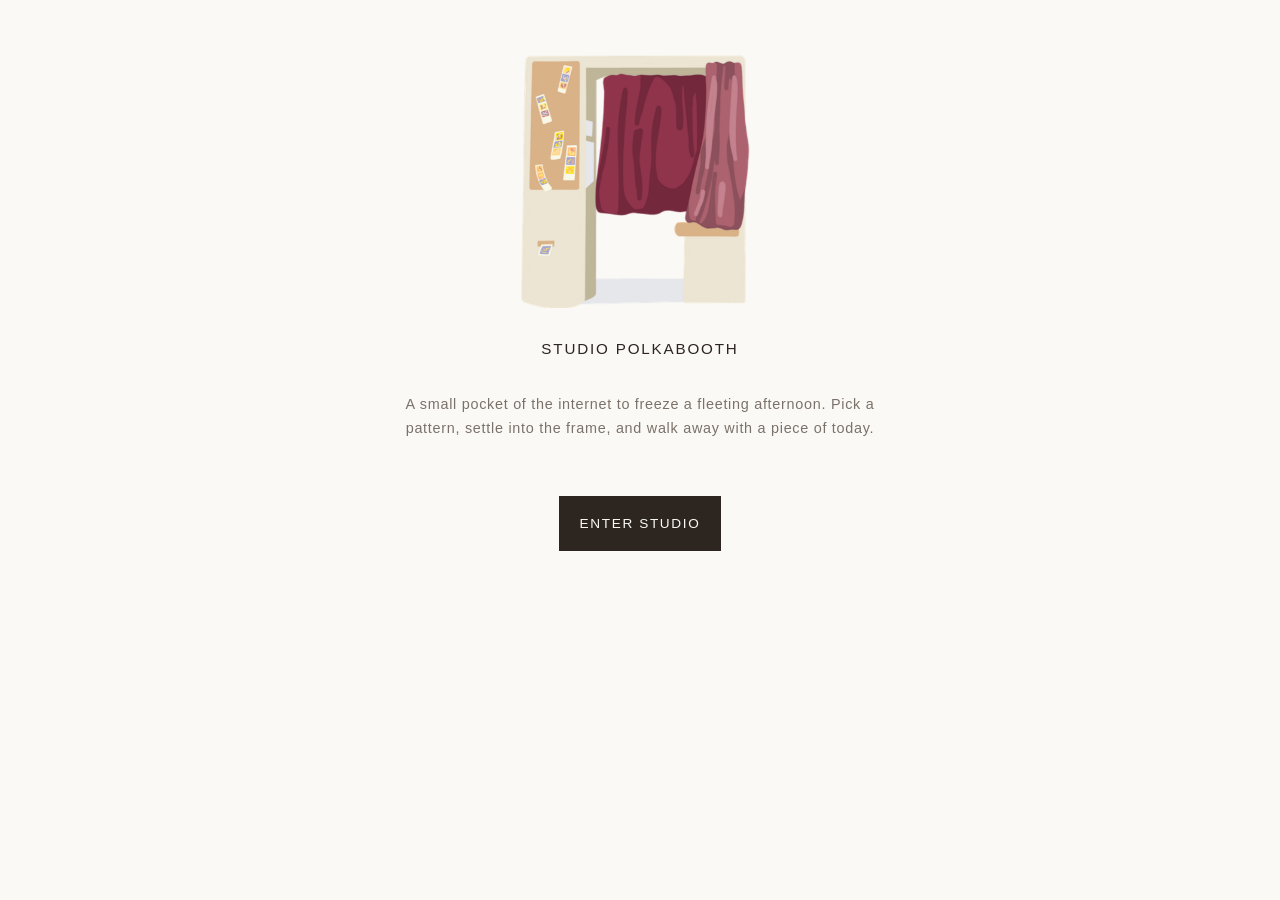
<file: index.html>
<!DOCTYPE html>
<html lang="en">
<head>
  <meta charset="UTF-8" />
  <meta name="viewport" content="width=device-width, initial-scale=1.0" />
  <title>Studio Polkabooth</title>
  <link rel="icon" href="Assets/Logo/logo.png" type="image/x-icon" />
  <link rel="stylesheet" href="StyleSheets/home.css" />
</head>
<body>
  <div class="logo">
    <img src="Assets/Logo/logo.png" alt="Logo">
  </div>

  <div class="home-container">
    <h1 class="studio-title">Studio Polkabooth</h1>
    <p class="studio-subtitle">A small pocket of the internet to freeze a fleeting afternoon. Pick a pattern, settle into the frame, and walk away with a piece of today.</p>
    <div class="button-container">
      <button id="enter-button">Enter Studio</button>
    </div>
  </div>

  <script>
    document.getElementById('enter-button').addEventListener('click', () => {
      window.location.href = 'menu.html';
    });
  </script>
</body>
</html>
</file>
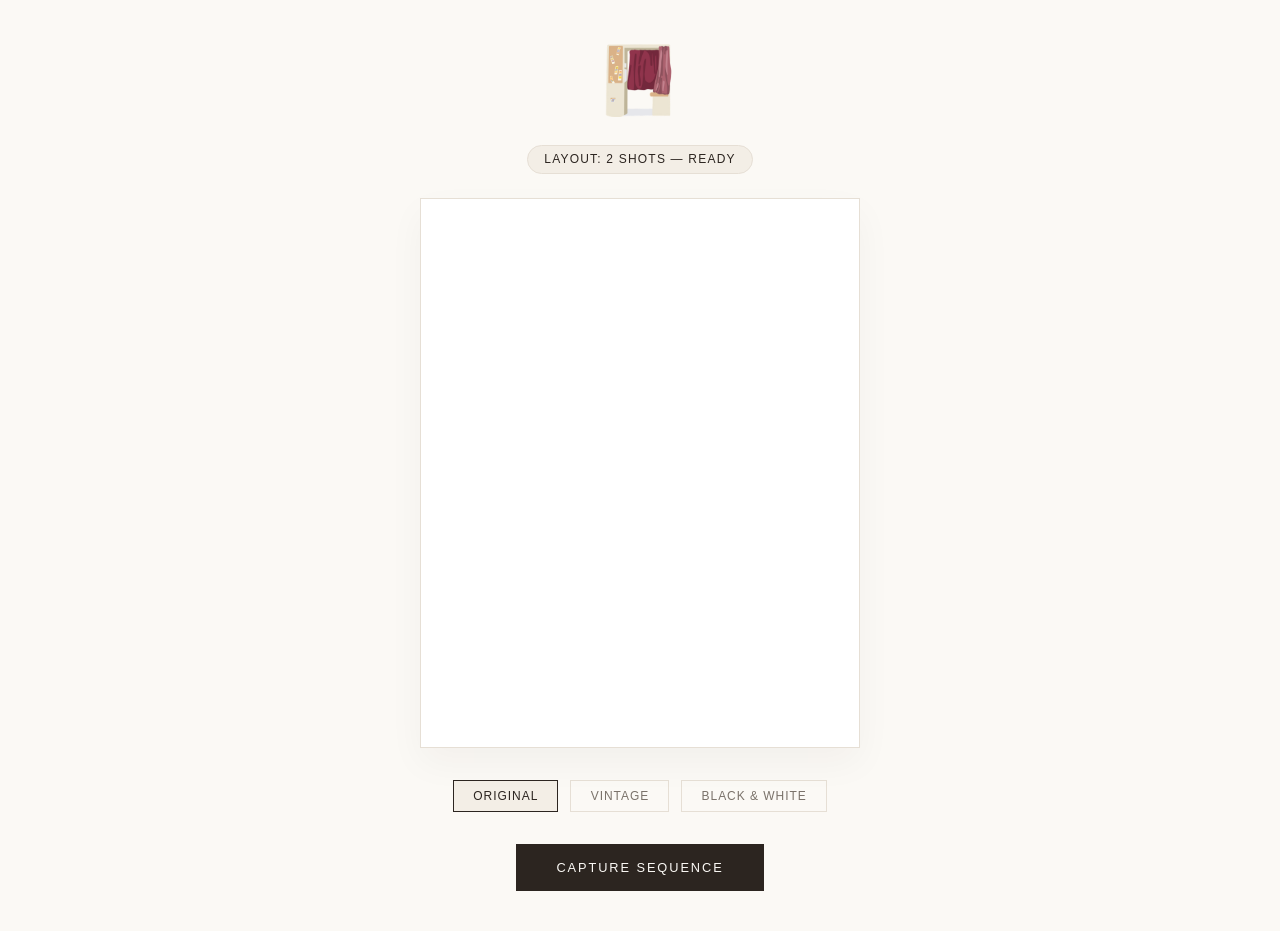
<file: camera.html>
<!DOCTYPE html>
<html lang="en">
<head>
  <meta charset="UTF-8" />
  <meta name="viewport" content="width=device-width, initial-scale=1.0">
  <title>Camera Booth</title>
  <link rel="icon" href="Assets/fish-photobooth/favicon.png" type="image/x-icon" />
  <link rel="stylesheet" href="StyleSheets/camera.css" />
</head>
<body>
  <div class="logo" onclick="window.location.href='index.html'">
    <img src="Assets/Logo/logo.png" alt="Logo">
  </div>

  <div class="status-pill" id="capture-status">Ready</div>

  <div class="photobooth-container" id="booth">
    <div class="countdown-timer">3</div>
    <video id="liveVideo" autoplay playsinline muted></video>
    <canvas id="finalCanvas" width="1176" height="1470"></canvas>
  </div>

  <div class="filter-tabs">
    <button class="filter-btn active" id="f-original">Original</button>
    <button class="filter-btn" id="f-vintage">Vintage</button>
    <button class="filter-btn" id="f-bw">Black & White</button>
  </div>

  <div class="controls">
    <button id="takePhoto">Capture Sequence</button>
  </div>

  <script src="Javascripts/camera.js"></script>
</body>
</html>
</file>
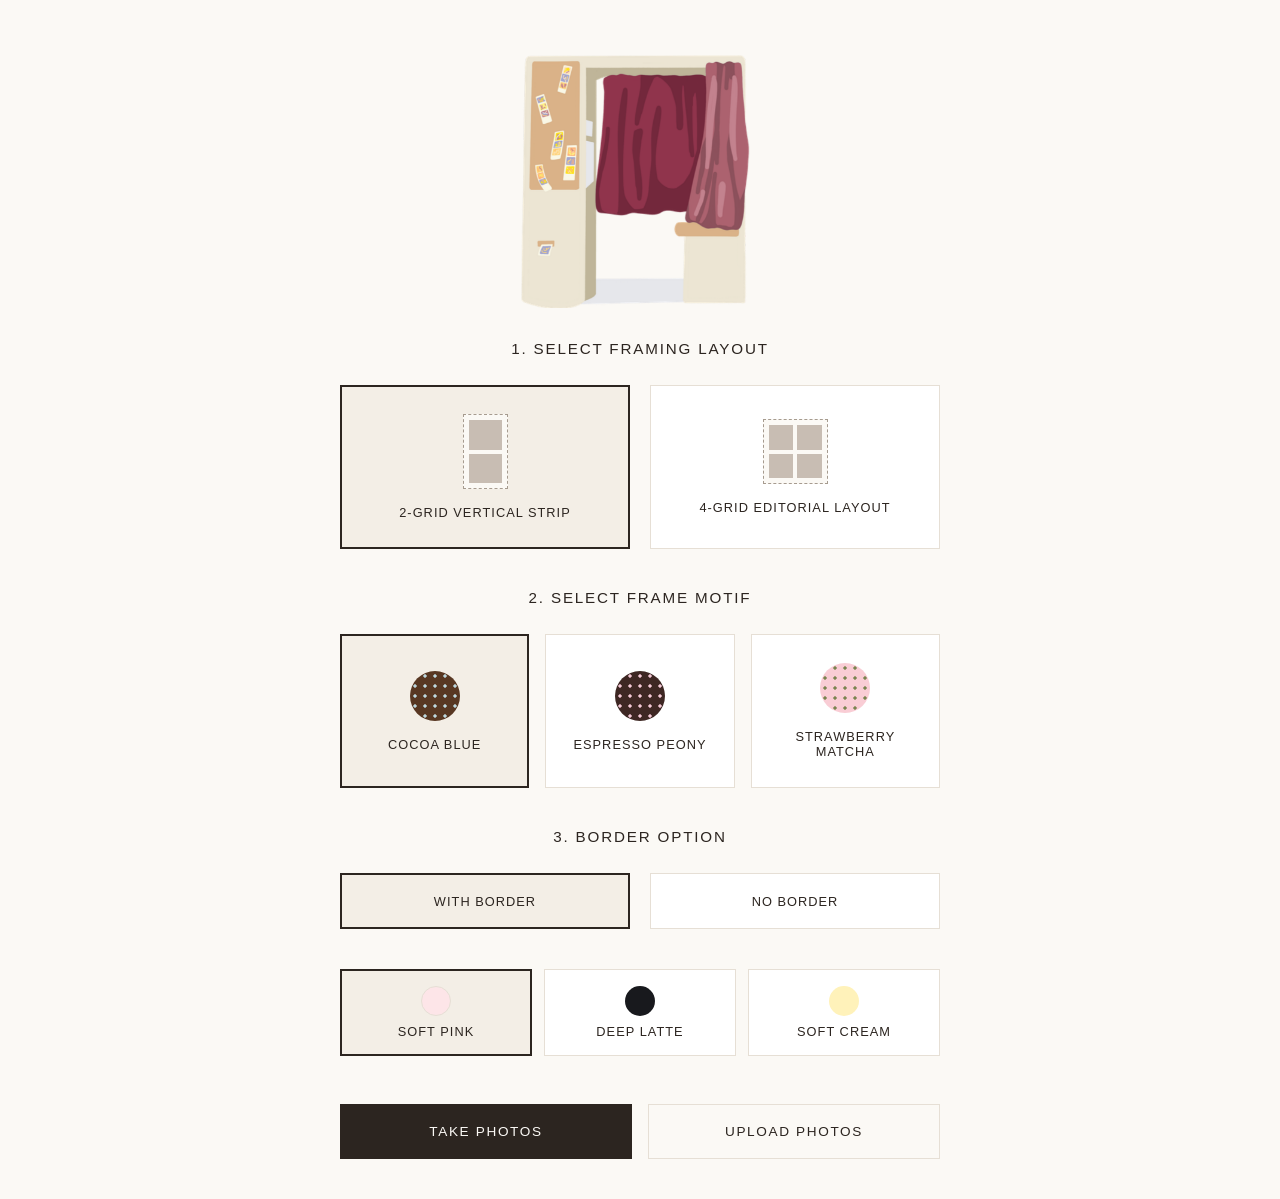
<file: final.html>
<!DOCTYPE html>
<html lang="en">
<head>
  <meta charset="UTF-8">
  <meta name="viewport" content="width=device-width, initial-scale=1.0" />
  <title>Review & Export Strip</title>
  <link rel="icon" href="Assets/fish-photobooth/favicon.png" type="image/x-icon" />
  <link rel="stylesheet" href="StyleSheets/final.css" />
</head>
<body>
  <div class="logo" onclick="window.location.href='index.html'">
    <img src="Assets/Logo/logo.png" alt="Logo">
  </div>

  <div class="heading-content">
    <h1>Review Portrait Strip</h1>
    <p>Incorporate accents, adjust filters, and compile print-ready resolution</p>
    
    <div class="sticker-btns">
  <button id="emoji-heart" class="emoji-sticker-btn">❤️</button>
  <button id="emoji-clover" class="emoji-sticker-btn">🍀</button>
  <button id="emoji-sparkles" class="emoji-sticker-btn">✨</button>
  <button id="emoji-saturn" class="emoji-sticker-btn">🪐</button>
  <button id="emoji-cherry" class="emoji-sticker-btn">🍒</button>
  <button id="emoji-apple" class="emoji-sticker-btn">🍎</button>
  <button id="emoji-cookie" class="emoji-sticker-btn">🍪</button>

  <button id="reset">Clear Accents</button>
</div>

  <div id="canvasContainer">
    <canvas id="finalCanvas" width="1176" height="1470"></canvas>
  </div>

  <div class="button-container">
    <button id="downloadBtn">Export High-Res</button>
    <button id="homeBtn">Retake</button>
  </div>

  <script src="Javascripts/final.js"></script>
</body>
</html>
</file>
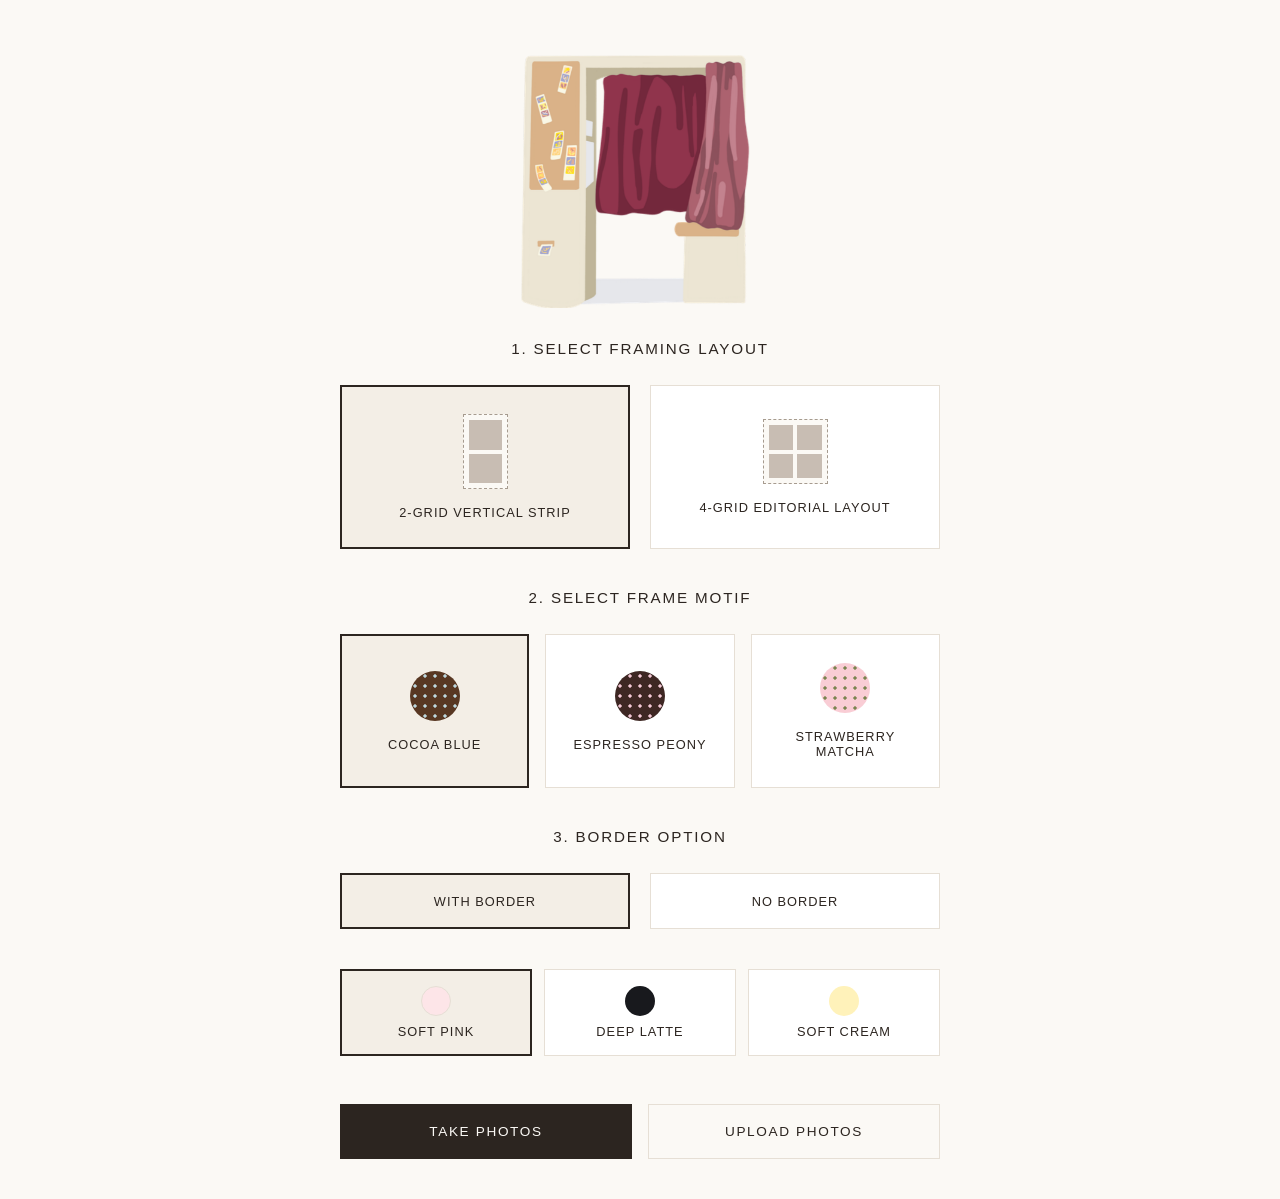
<file: menu.html>
<!DOCTYPE html>
<html lang="en">
<head>
  <meta charset="UTF-8" />
  <meta name="viewport" content="width=device-width, initial-scale=1.0" />
  <title>Select Layout & Frame Design</title>
  <link rel="icon" href="Assets/fish-photobooth/favicon.png" type="image/x-icon" />
  <link rel="stylesheet" href="StyleSheets/home.css" />
</head>
<body>
  <div class="logo" onclick="window.location.href='index.html'">
    <img src="Assets/Logo/logo.png" alt="Logo">
  </div>

  <div class="menu-container">
    <h1 class="studio-title">1. Select Framing Layout</h1>
    <div class="setup-grid">
      <div class="option-card selected" id="opt-2">
        <div class="icon-preview grid-2">
          <div></div><div></div>
        </div>
        <h3>2-Grid Vertical Strip</h3>
      </div>
      <div class="option-card" id="opt-4">
        <div class="icon-preview grid-4">
          <div></div><div></div><div></div><div></div>
        </div>
        <h3>4-Grid Editorial Layout</h3>
      </div>
    </div>

    <h1 class="studio-title" style="margin-top: 1rem;">2. Select Frame Motif</h1>
    <div class="design-grid">
      <div class="design-card selected" id="dsgn-cocoablue">
        <div class="color-preview dots-preview cocoablue-bg"></div>
        <h4>Cocoa Blue</h4>
      </div>
      <div class="design-card" id="dsgn-espresso">
        <div class="color-preview dots-preview espresso-bg"></div>
        <h4>Espresso Peony</h4>
      </div>
      <div class="design-card" id="dsgn-matcha">
        <div class="color-preview dots-preview matcha-bg"></div>
        <h4>Strawberry Matcha</h4>
      </div>
    </div>

    <h1 class="studio-title" style="margin-top: 1rem;">3. Border Option</h1>
    <div class="setup-grid" style="grid-template-columns: 1fr 1fr; margin-bottom: 1rem;">
      <div class="option-card selected" id="border-on" style="padding: 1.2rem;">
        <h3>With Border</h3>
      </div>
      <div class="option-card" id="border-off" style="padding: 1.2rem;">
        <h3>No Border</h3>
      </div>
    </div>

    <div id="color-selection-wrapper" class="design-grid" style="grid-template-columns: 1fr 1fr 1fr; gap: 0.75rem;">
      <div class="design-card selected" id="color-white" style="padding: 1rem;">
        <div class="color-preview" style="background: #fde5e8; border: 1px solid #E6DFD5; width:30px; height:30px; margin-bottom:0.5rem; border-radius:50%;"></div>
        <h4>Soft Pink</h4>
      </div>
      <div class="design-card" id="color-cream" style="padding: 1rem;">
        <div class="color-preview" style="background: #18191d; width:30px; height:30px; margin-bottom:0.5rem; border-radius:50%;"></div>
        <h4>Deep Latte</h4>
      </div>
      <div class="design-card" id="color-clay" style="padding: 1rem;">
        <div class="color-preview" style="background: #fff2ba; width:30px; height:30px; margin-bottom:0.5rem; border-radius:50%;"></div>
        <h4>Soft Cream</h4>
      </div>
    </div>

    <div class="flow-actions">
      <button id="menu-camera-button">Take photos</button>
      <button id="menu-upload-button" class="btn-secondary">Upload photos</button>
    </div>
  </div>

  <script src="Javascripts/home.js"></script>
</body>
</html>
</file>
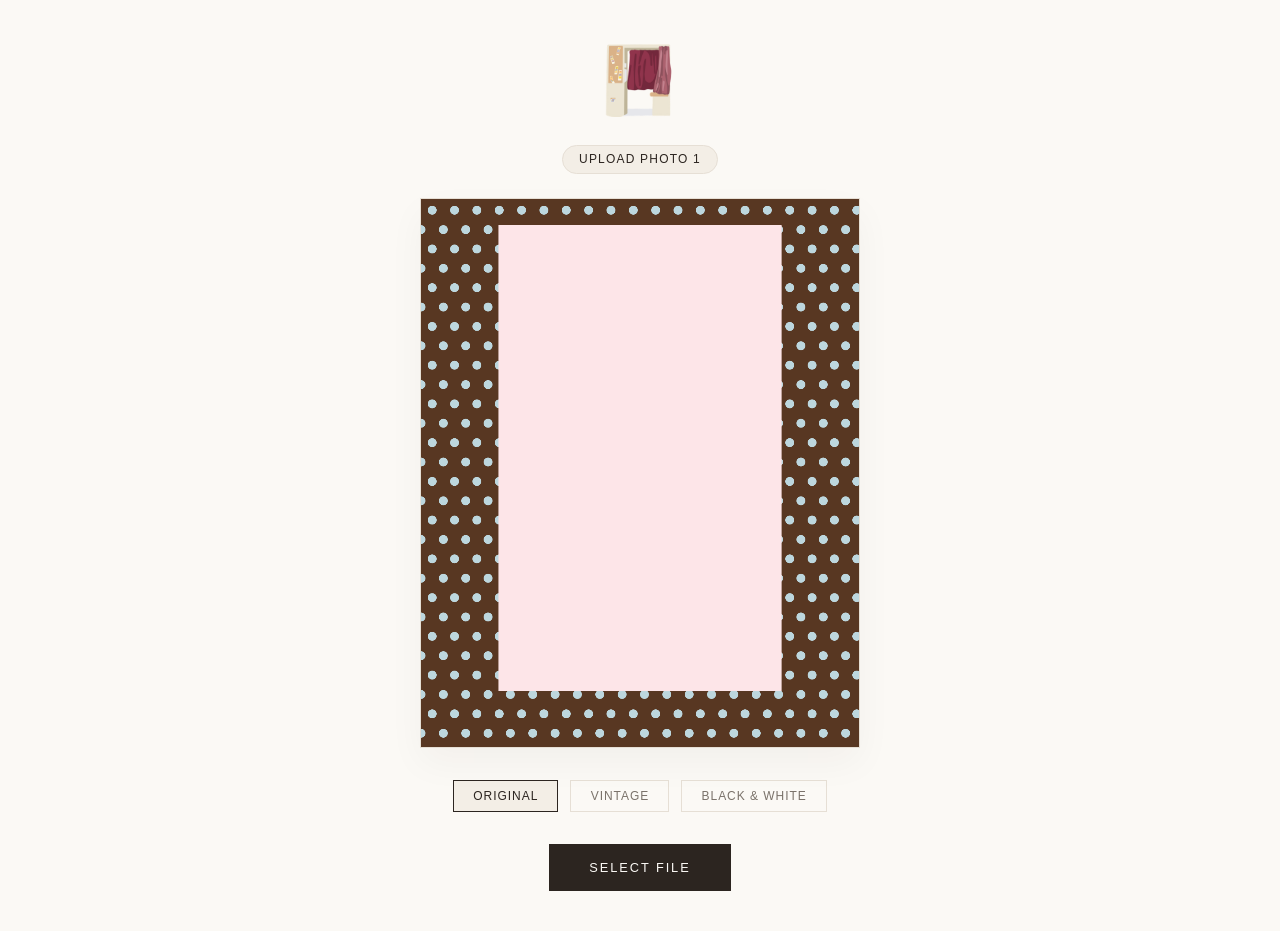
<file: upload.html>
<!DOCTYPE html>
<html lang="en">
<head>
  <meta charset="UTF-8" />
  <meta name="viewport" content="width=device-width, initial-scale=1.0">
  <title>Upload Workspace</title>
  <link rel="icon" href="Assets/fish-photobooth/favicon.png" type="image/x-icon" />
  <link rel="stylesheet" href="StyleSheets/camera.css" />
  <style>#uploadPhotoInput { display: none; }</style>
</head>
<body>
  <div class="logo" onclick="window.location.href='index.html'">
    <img src="Assets/Logo/logo.png" alt="Logo">
  </div>

  <div class="status-pill" id="upload-status">Upload Photo 1</div>

  <div class="photobooth-container" id="booth">
    <canvas id="finalCanvas" width="1176" height="1470" style="display:block;"></canvas>
    <input type="file" id="uploadPhotoInput" accept="image/*" />
  </div>

  <div class="filter-tabs">
    <button class="filter-btn active" id="f-original">Original</button>
    <button class="filter-btn" id="f-vintage">Vintage</button>
    <button class="filter-btn" id="f-bw">Black & White</button>
  </div>

  <div class="controls">
    <button id="uploadPhoto">Select File</button>
    <button id="readyButton" disabled style="display:none;">Proceed</button>
  </div>

  <script src="Javascripts/upload.js"></script>
</body>
</html>
</file>
<file: StyleSheets/home.css>
:root {
  --bg-cream: #FBF9F5;
  --surface-warm: #F3EEE6;
  --border-faint: #E6DFD5;
  --text-main: #2C2520;
  --text-muted: #7A726A;
  --accent-dim: #A69B8F;
  --transition-smooth: all 0.3s cubic-bezier(0.25, 1, 0.5, 1);
}

* {
  box-sizing: border-box;
  margin: 0;
  padding: 0;
}

body {
  background-color: var(--bg-cream);
  color: var(--text-main);
  font-family: -apple-system, BlinkMacSystemFont, "Segoe UI", sans-serif;
  -webkit-font-smoothing: antialiased;
  min-height: 100vh;
  display: flex;
  flex-direction: column;
  align-items: center;
  padding: 2.5rem 1.5rem;
}

.logo {
  cursor: pointer;
  width: 70x;
  /* === KUNCI UTAMA BIAR KE TENGAH === */
  display: flex;
  justify-content: center; /* Memastikan gambar di dalam div ini ikut ke tengah */
  margin-left: auto;       /* Menyeimbangkan ruang kosong di sebelah kiri */
  margin-right: auto;      /* Menyeimbangkan ruang kosong di sebelah kanan */
  
  margin-top: 0;
  margin-bottom: 2rem;
  transition: var(--transition-smooth);
}

.logo img { width: 30%; height: auto; }

.home-container {
  display: flex;
  flex-direction: column;
  align-items: center;
  gap: 2rem;
  text-align: center;
  max-width: 500px;
  width: 100%;
}

.studio-title {
  font-size: 0.95rem;
  font-weight: 500;
  letter-spacing: 0.12em;
  text-transform: uppercase;
  color: var(--text-main);
  margin-bottom: 0.25rem;

  /* === KUNCI UTAMA BIAR TEKS KE TENGAH === */
  text-align: center;       /* Membuat susunan huruf teksnya rata tengah */
  align-self: center;       /* Memaksa kotak elemennya berada di as tengah flexbox */
  margin-left: auto;        /* Penyeimbang margin kiri */
  margin-right: auto;       /* Penyeimbang margin kanan */
  width: 100%;              /* Memberikan ruang penuh agar teks bisa bergeser ke tengah */
}

.studio-subtitle {
  font-size: 0.9rem;
  color: var(--text-muted);
  letter-spacing: 0.05em;
  line-height: 1.6;
  margin-bottom: 1.5rem;
}

.menu-container {
  display: flex;
  flex-direction: column;
  align-items: center;
  width: 100%;
  max-width: 600px;
  gap: 1.5rem;
}

.setup-grid {
  display: grid;
  grid-template-columns: 1fr 1fr;
  gap: 1.25rem;
  width: 100%;
}

.design-grid {
  display: grid;
  grid-template-columns: 1fr 1fr 1fr;
  gap: 1rem;
  width: 100%;
}

.option-card, .design-card {
  background-color: white;
  border: 1px solid var(--border-faint);
  padding: 1.75rem 1rem;
  cursor: pointer;
  text-align: center;
  transition: var(--transition-smooth);
  display: flex;
  flex-direction: column;
  align-items: center;
  justify-content: center;
}

.option-card:hover, .design-card:hover {
  border-color: var(--text-main);
  background-color: var(--bg-cream);
}

.option-card.selected, .design-card.selected {
  border-color: var(--text-main);
  background-color: var(--surface-warm);
  box-shadow: inset 0 0 0 1px var(--text-main);
}

.icon-preview {
  border: 1px dashed var(--accent-dim);
  margin-bottom: 1rem;
  display: flex;
  padding: 5px;
  background: var(--bg-cream);
}

.icon-preview.grid-2 { flex-direction: column; gap: 4px; width: 45px; height: 75px; }
.icon-preview.grid-2 div { flex: 1; background: #C8BDB3; }

.icon-preview.grid-4 { display: grid; grid-template-columns: 1fr 1fr; grid-template-rows: 1fr 1fr; gap: 4px; width: 65px; height: 65px; }
.icon-preview.grid-4 div { background: #C8BDB3; }

.color-preview {
  width: 50px;
  height: 50px;
  margin-bottom: 1rem;
}

.cocoablue-bg {
  background-color: #583722;
  background-image: radial-gradient(#bdd7de 22%, transparent 23%);
  background-size: 10px 10px;
  border-radius: 50%;
}

.espresso-bg {
  background-color: #3e2723;
  background-image: radial-gradient(#f4c9d6 22%, transparent 23%);
  background-size: 10px 10px;
  border-radius: 50%;
}

.matcha-bg {
  background-color: #f9cdd5;
  background-image: radial-gradient(#7a8450 22%, transparent 23%);
  background-size: 10px 10px;
  border-radius: 50%;
}

.option-card h3, .design-card h4 {
  font-size: 0.8rem;
  text-transform: uppercase;
  letter-spacing: 0.08em;
  font-weight: 500;
}

.flow-actions {
  display: flex;
  gap: 1rem;
  width: 100%;
  margin-top: 1.5rem;
}

button {
  flex: 1;
  background: var(--text-main);
  color: var(--bg-cream);
  border: 1px solid var(--text-main);
  padding: 1.2rem;
  font-size: 0.85rem;
  text-transform: uppercase;
  letter-spacing: 0.12em;
  cursor: pointer;
  transition: var(--transition-smooth);
}

button:hover { opacity: 0.9; }
button.btn-secondary { background: transparent; color: var(--text-main); border-color: var(--border-faint); }
button.btn-secondary:hover { background: var(--surface-warm); border-color: var(--text-main); }

@media (max-width: 600px) {
  .design-grid { grid-template-columns: 1fr; }
  .setup-grid { grid-template-columns: 1fr; }
  .flow-actions { flex-direction: column; }
}
</file>
<file: StyleSheets/camera.css>
:root {
  --bg-cream: #FBF9F5;
  --surface-warm: #F3EEE6;
  --border-faint: #E6DFD5;
  --text-main: #2C2520;
  --text-muted: #7A726A;
  --transition-smooth: all 0.4s cubic-bezier(0.25, 1, 0.5, 1);
}

* {
  box-sizing: border-box;
  margin: 0;
  padding: 0;
}

body {
  background-color: var(--bg-cream);
  color: var(--text-main);
  font-family: -apple-system, BlinkMacSystemFont, sans-serif;
  -webkit-font-smoothing: antialiased;
  min-height: 100vh;
  display: flex;
  flex-direction: column;
  align-items: center;
  padding: 2.5rem 1.5rem;
}

.logo { cursor: pointer; width: 70px; margin-bottom: 1.5rem; }
.logo img { width: 100%; height: auto; }

.photobooth-container {
  position: relative;
  width: 100%;
  max-width: 440px;
  aspect-ratio: 4 / 5;
  background: white;
  border: 1px solid var(--border-faint);
  box-shadow: 0 15px 35px rgba(44, 37, 32, 0.04);
  overflow: hidden;
  display: flex;
  align-items: center;
  justify-content: center;
}

#liveVideo {
  position: absolute;
  width: 100%;
  height: 100%;
  object-fit: cover;
  transform: scaleX(-1);
  z-index: 1;
}

#finalCanvas {
  width: 100%;
  height: 100%;
  display: none;
  position: absolute;
  z-index: 2;
}

.countdown-timer {
  position: absolute;
  inset: 0;
  background: rgba(251, 249, 245, 0.9);
  display: none;
  align-items: center;
  justify-content: center;
  font-size: 5rem;
  font-weight: 200;
  color: var(--text-main);
  z-index: 10;
}

.status-pill {
  margin-bottom: 1.5rem;
  background: var(--surface-warm);
  border: 1px solid var(--border-faint);
  color: var(--text-main);
  padding: 0.4rem 1rem;
  font-size: 0.75rem;
  text-transform: uppercase;
  letter-spacing: 0.1em;
  border-radius: 20px;
}

.filter-tabs {
  display: flex;
  gap: 0.75rem;
  margin: 2rem 0;
}

.filter-btn {
  background: none;
  border: 1px solid var(--border-faint);
  color: var(--text-muted);
  padding: 0.5rem 1.2rem;
  font-size: 0.75rem;
  text-transform: uppercase;
  letter-spacing: 0.08em;
  cursor: pointer;
  transition: var(--transition-smooth);
}

.filter-btn:hover, .filter-btn.active {
  border-color: var(--text-main);
  color: var(--text-main);
  background-color: var(--surface-warm);
}

.filter-original { filter: contrast(1.03) brightness(1.03) saturate(1.02); }
.filter-vintage { filter: sepia(0.25) contrast(0.9) brightness(1.03) saturate(0.85); }
.filter-bw { filter: grayscale(1) contrast(1.15) brightness(0.98); }

.controls { display: flex; gap: 1rem; }

button {
  background: var(--text-main);
  color: var(--bg-cream);
  border: none;
  padding: 1rem 2.5rem;
  font-size: 0.8rem;
  text-transform: uppercase;
  letter-spacing: 0.15em;
  cursor: pointer;
  transition: var(--transition-smooth);
}

button:disabled { opacity: 0.4; cursor: not-allowed; }
</file>
<file: StyleSheets/final.css>
:root {
  --bg-cream: #FBF9F5;
  --surface-warm: #F3EEE6;
  --border-faint: #E6DFD5;
  --text-main: #2C2520;
  --text-muted: #7A726A;
  --transition-smooth: all 0.4s cubic-bezier(0.25, 1, 0.5, 1);
}

* { box-sizing: border-box; margin: 0; padding: 0; }

body {
  background-color: var(--bg-cream);
  color: var(--text-main);
  font-family: -apple-system, BlinkMacSystemFont, sans-serif;
  -webkit-font-smoothing: antialiased;
  min-height: 100vh;
  display: flex;
  flex-direction: column;
  align-items: center;
  padding: 2.5rem 1.5rem;
}

.logo { width: 70px; cursor: pointer; margin-bottom: 1rem; }
.logo img { width: 100%; height: auto; }

.heading-content { text-align: center; margin-bottom: 1.5rem; }
.heading-content h1 { font-size: 1.1rem; font-weight: 400; text-transform: uppercase; letter-spacing: 0.1em; }
.heading-content p { font-size: 0.75rem; color: var(--text-muted); margin-top: 0.25rem; }

.sticker-btns { display: flex; gap: 0.5rem; margin-top: 1rem; flex-wrap: wrap; justify-content: center; }
.sticker-btns button { background: white; color: var(--text-main); border: 1px solid var(--border-faint); padding: 0.4rem 0.8rem; font-size: 0.7rem; text-transform: uppercase; letter-spacing: 0.05em; }
.sticker-btns button:hover { border-color: var(--text-main); background: var(--surface-warm); }
.sticker-btns button#reset { background: var(--surface-warm); }

#canvasContainer { position: relative; width: 100%; max-width: 380px; aspect-ratio: 4 / 5; border: 1px solid var(--border-faint); box-shadow: 0 25px 50px rgba(44, 37, 32, 0.06); background: white; margin: 1.5rem 0; }
canvas { width: 100%; height: 100%; cursor: grab; display: block; }
canvas:active { cursor: grabbing; }

.button-container { display: flex; gap: 1rem; margin-top: 1rem; }
button { background: var(--text-main); color: var(--bg-cream); border: none; padding: 1rem 2rem; font-size: 0.8rem; text-transform: uppercase; letter-spacing: 0.15em; cursor: pointer; transition: var(--transition-smooth); }
button#homeBtn { background: transparent; color: var(--text-main); border: 1px solid var(--border-faint); }
button#homeBtn:hover { background: var(--surface-warm); border-color: var(--text-main); }
</file>
